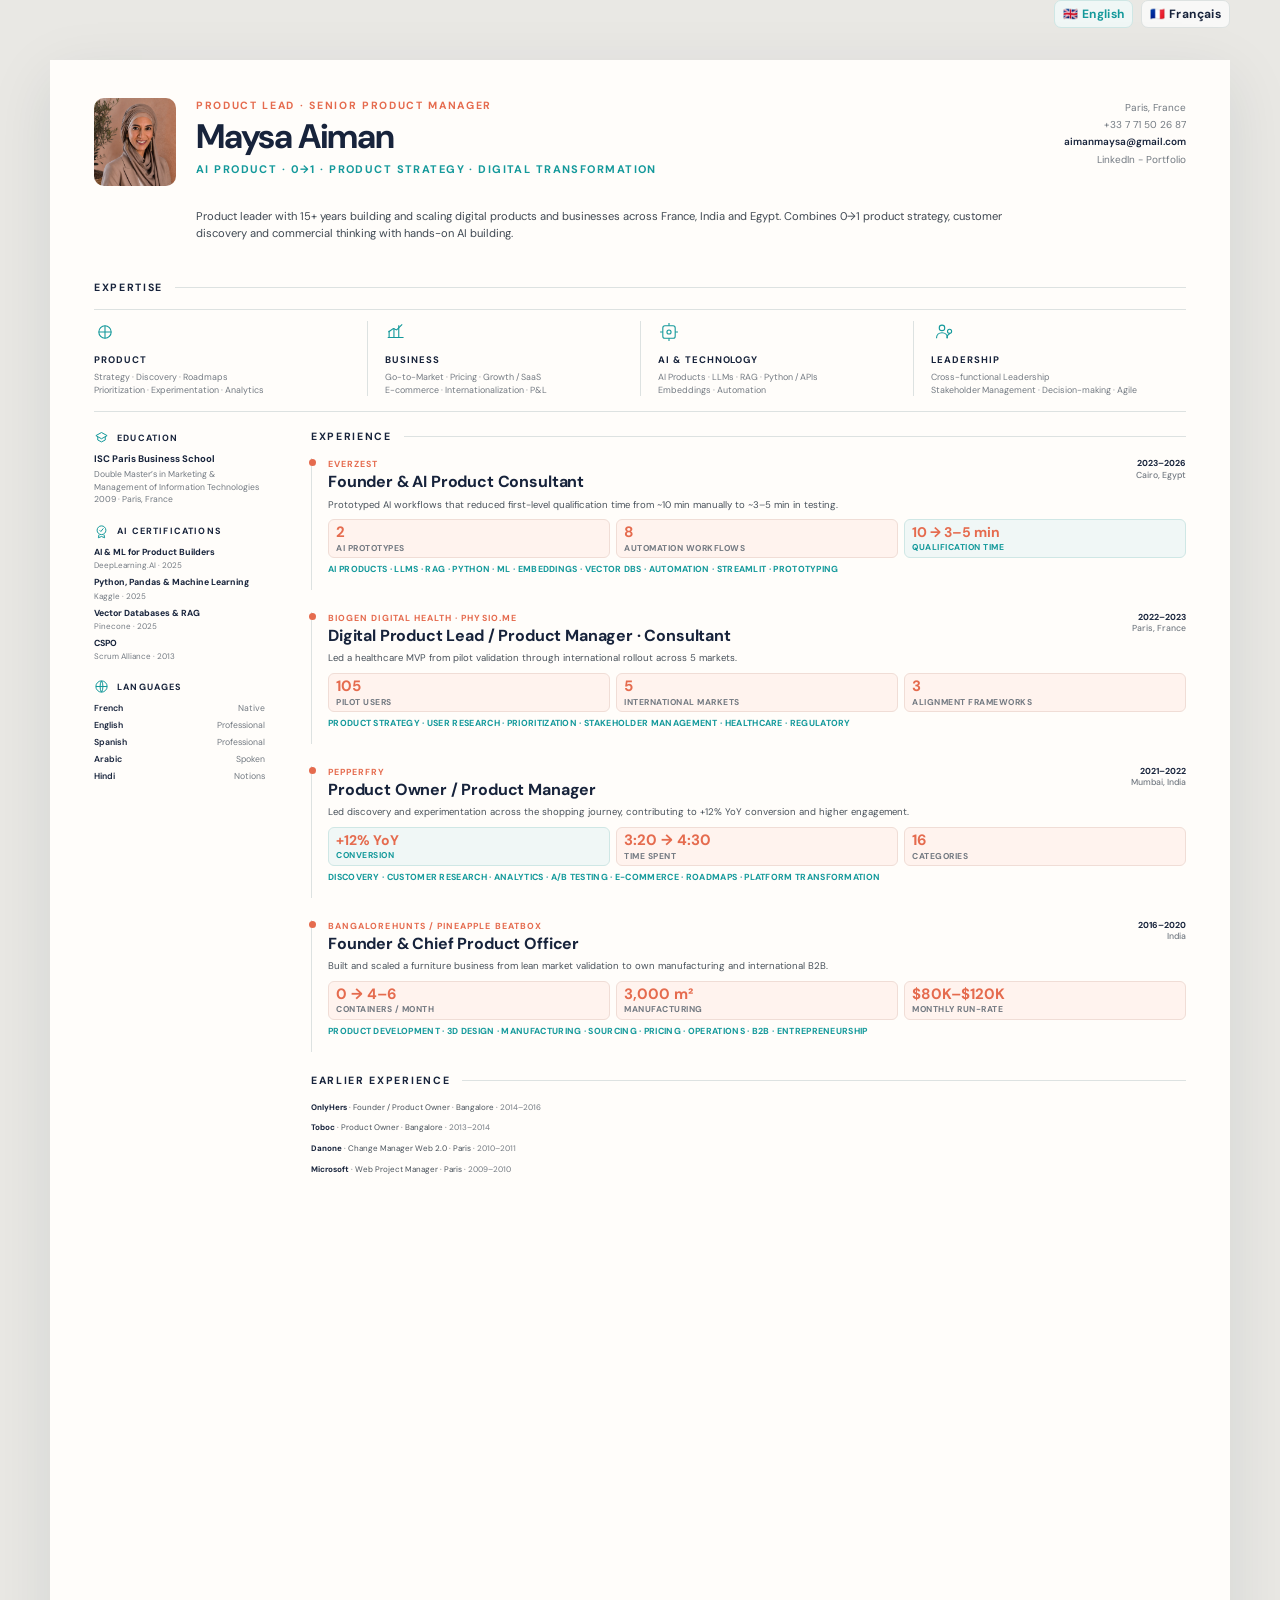
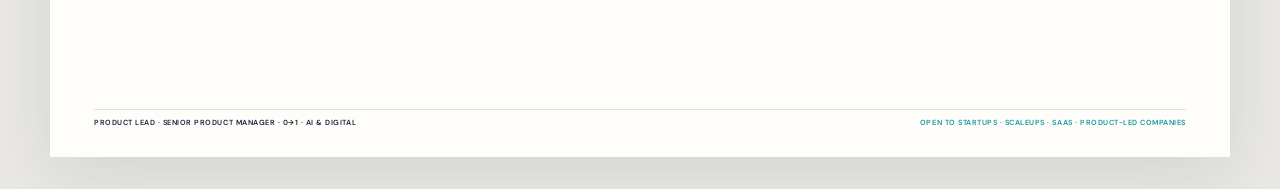
<file: index.html>
<!doctype html>
<html lang="en">

<head>
  <meta charset="utf-8">
  <meta name="viewport" content="width=device-width, initial-scale=1">
  <title>Maysa Aiman — Product Lead · Senior Product Manager</title>
  <link rel="stylesheet" href="styles.css">
</head>

<body>
  <nav class="language-switch" aria-label="Language selector">
    <a href="index.html" class="active" lang="en">🇬🇧 English</a>
    <a href="CV-fr.html" lang="fr">🇫🇷 Français</a>
  </nav>
  <main class="page">

    <header class="header">
      <img class="portrait" src="assets/portrait.webp" alt="Maysa Aiman portrait">

      <div>
        <div class="eyebrow">Product Lead · Senior Product Manager</div>
        <h1>Maysa Aiman</h1>
        <div class="headline">AI Product · 0→1 · Product Strategy · Digital Transformation</div>
      </div>

      <div class="contact">
        <span>Paris, France</span>
        <span>+33 7 71 50 26 87</span>
        <strong>aimanmaysa@gmail.com</strong>
        <span><a href="https://www.linkedin.com/in/maysa-aiman-a76a0314/">LinkedIn</a> - <a
            href="https://maysa-ai.github.io/portfolio/">Portfolio</a> </span>
      </div>

      <div class="profile">
        Product leader with 15+ years building and scaling digital products and businesses across France, India and
        Egypt. Combines 0→1 product strategy, customer discovery and commercial thinking with hands-on AI building.
      </div>
    </header>

    <section>
      <div class="section-title">Expertise</div>
      <div class="expertise">

        <article class="expert">
          <svg class="icon" viewBox="0 0 32 32" fill="none" stroke="currentColor" stroke-width="1.6">
            <circle cx="16" cy="16" r="9" />
            <path d="M7 16h18M16 7v18" />
          </svg>
          <h3>Product</h3>
          <div class="keywords">Strategy · Discovery · Roadmaps<br>Prioritization · Experimentation · Analytics</div>
        </article>

        <article class="expert">
          <svg class="icon" viewBox="0 0 32 32" fill="none" stroke="currentColor" stroke-width="1.6">
            <path d="M6 24V14M13 24V10M20 24V6M4 24h23" />
            <path d="m5 16 7-5 5 2 8-8" />
          </svg>
          <h3>Business</h3>
          <div class="keywords">Go-to-Market · Pricing · Growth / SaaS<br>E-commerce · Internationalization · P&amp;L
          </div>
        </article>

        <article class="expert">
          <svg class="icon" viewBox="0 0 32 32" fill="none" stroke="currentColor" stroke-width="1.6">
            <rect x="7" y="7" width="18" height="18" rx="3" />
            <circle cx="16" cy="16" r="3" />
            <path d="M16 3v4M16 25v4M3 16h4M25 16h4" />
          </svg>
          <h3>AI &amp; Technology</h3>
          <div class="keywords">AI Products · LLMs · RAG · Python / APIs<br>Embeddings · Automation</div>
        </article>

        <article class="expert">
          <svg class="icon" viewBox="0 0 32 32" fill="none" stroke="currentColor" stroke-width="1.6">
            <circle cx="16" cy="10" r="4" />
            <path d="M8 25c0-5 3.5-8 8-8s8 3 8 8" />
            <circle cx="27" cy="15" r="3" />
            <path d="M23 25c0-3.2 1.6-5.3 4-6" />
          </svg>
          <h3>Leadership</h3>
          <div class="keywords">Cross-functional Leadership<br>Stakeholder Management · Decision-making · Agile</div>
        </article>

      </div>
    </section>

    <div class="content">

      <aside class="sidebar">

        <section class="side-block">
          <div class="side-heading">
            <svg class="side-icon" viewBox="0 0 24 24" fill="none" stroke="currentColor" stroke-width="1.6">
              <path d="m3 9 9-5 9 5-9 5-9-5Z" />
              <path d="M6 11v5l6 3 6-3v-5" />
            </svg>
            Education
          </div>
          <div class="side-title">ISC Paris Business School</div>
          <div class="side-text">Double Master’s in Marketing &amp; Management of Information Technologies 2009 · Paris,
            France
          </div>
        </section>

        <section class="side-block">
          <div class="side-heading">
            <svg class="side-icon" viewBox="0 0 24 24" fill="none" stroke="currentColor" stroke-width="1.6">
              <circle cx="12" cy="10" r="7" />
              <path d="m9 10 2 2 4-5" />
              <path d="M8 17l-1 5 5-2 5 2-1-5" />
            </svg>
            AI Certifications
          </div>
          <div class="cert"><strong>AI &amp; ML for Product Builders</strong><span>DeepLearning.AI · 2025</span></div>
          <div class="cert"><strong>Python, Pandas &amp; Machine Learning</strong><span>Kaggle · 2025</span></div>
          <div class="cert"><strong>Vector Databases &amp; RAG</strong><span>Pinecone · 2025</span></div>
          <div class="cert"><strong>CSPO</strong><span>Scrum Alliance · 2013</span></div>
        </section>

        <section class="side-block">
          <div class="side-heading">
            <svg class="side-icon" viewBox="0 0 24 24" fill="none" stroke="currentColor" stroke-width="1.6">
              <circle cx="12" cy="12" r="9" />
              <path d="M3 12h18M12 3c3 3 3 15 0 18M12 3c-3 3-3 15 0 18" />
            </svg>
            Languages
          </div>
          <div class="languages">
            <span>French</span><span>Native</span>
            <span>English</span><span>Professional</span>
            <span>Spanish</span><span>Professional</span>
            <span>Arabic</span><span>Spoken</span>
            <span>Hindi</span><span>Notions</span>
          </div>
        </section>



      </aside>

      <section class="experience">
        <div class="section-title">Experience</div>

        <article class="job">
          <div class="job-head">
            <div>
              <div class="company">Everzest</div>
              <div class="role">Founder &amp; AI Product Consultant</div>
            </div>
            <div class="when">2023–2026<span>Cairo, Egypt</span></div>
          </div>
          <div class="mission">Prototyped AI workflows that reduced first-level qualification time from ~10 min manually
            to ~3–5 min in testing.</div>
          <div class="proof">
            <div class="metric"><strong>2</strong><span>AI prototypes</span></div>
            <div class="metric"><strong>8</strong><span>Automation workflows</span></div>
            <div class="metric metric-primary"><strong>10 → 3–5 min</strong><span>Qualification time</span></div>
          </div>
          <div class="job-tags">AI Products · LLMs · RAG · Python · ML · Embeddings · Vector DBs · Automation ·
            Streamlit · Prototyping</div>
        </article>

        <article class="job">
          <div class="job-head">
            <div>
              <div class="company">Biogen Digital Health · Physio.me</div>
              <div class="role">Digital Product Lead / Product Manager · Consultant</div>
            </div>
            <div class="when">2022–2023<span>Paris, France</span></div>
          </div>
          <div class="mission">Led a healthcare MVP from pilot validation through international rollout across 5
            markets.</div>
          <div class="proof">
            <div class="metric"><strong>105</strong><span>Pilot users</span></div>
            <div class="metric"><strong>5</strong><span>International markets</span></div>
            <div class="metric"><strong>3</strong><span>Alignment frameworks</span></div>
          </div>
          <div class="job-tags">Product Strategy · User Research · Prioritization · Stakeholder Management · Healthcare
            · Regulatory</div>
        </article>

        <article class="job">
          <div class="job-head">
            <div>
              <div class="company">Pepperfry</div>
              <div class="role">Product Owner / Product Manager</div>
            </div>
            <div class="when">2021–2022<span>Mumbai, India</span></div>
          </div>
          <div class="mission">Led discovery and experimentation across the shopping journey, contributing to +12% YoY
            conversion and higher engagement.</div>
          <div class="proof">
            <div class="metric metric-primary"><strong>+12% YoY</strong><span>Conversion</span></div>
            <div class="metric"><strong>3:20 → 4:30</strong><span>Time spent</span></div>
            <div class="metric"><strong>16</strong><span>Categories</span></div>
          </div>
          <div class="job-tags">Discovery · Customer Research · Analytics · A/B Testing · E-commerce · Roadmaps ·
            Platform Transformation</div>
        </article>

        <article class="job">
          <div class="job-head">
            <div>
              <div class="company">BangaloreHunts / Pineapple Beatbox</div>
              <div class="role">Founder &amp; Chief Product Officer</div>
            </div>
            <div class="when">2016–2020<span>India</span></div>
          </div>
          <div class="mission">Built and scaled a furniture business from lean market validation to own manufacturing
            and international B2B.</div>
          <div class="proof">
            <div class="metric"><strong>0 → 4–6</strong><span>Containers / month</span></div>
            <div class="metric"><strong>3,000 m²</strong><span>Manufacturing</span></div>
            <div class="metric"><strong>$80K–$120K</strong><span>Monthly run-rate</span></div>
          </div>
          <div class="job-tags">Product Development · 3D Design · Manufacturing · Sourcing · Pricing · Operations · B2B
            · Entrepreneurship</div>
        </article>

        <section class="earlier">
          <div class="section-title">Earlier experience</div>
          <div class="item"><strong>OnlyHers</strong> · Founder / Product Owner · Bangalore · <span>2014–2016</span>
          </div>
          <div class="item"><strong>Toboc</strong> · Product Owner · Bangalore · <span>2013–2014</span></div>
          <div class="item"><strong>Danone</strong> · Change Manager Web 2.0 · Paris · <span>2010–2011</span></div>
          <div class="item"><strong>Microsoft</strong> · Web Project Manager · Paris · <span>2009–2010</span>
          </div>
        </section>
      </section>

    </div>

    <footer class="footer">
      <div class="left">Product Lead · Senior Product Manager · 0→1 · AI &amp; Digital</div>
      <div class="right">Open to startups · scaleups · SaaS · product-led companies</div>
    </footer>

  </main>
</body>

</html>
</file>
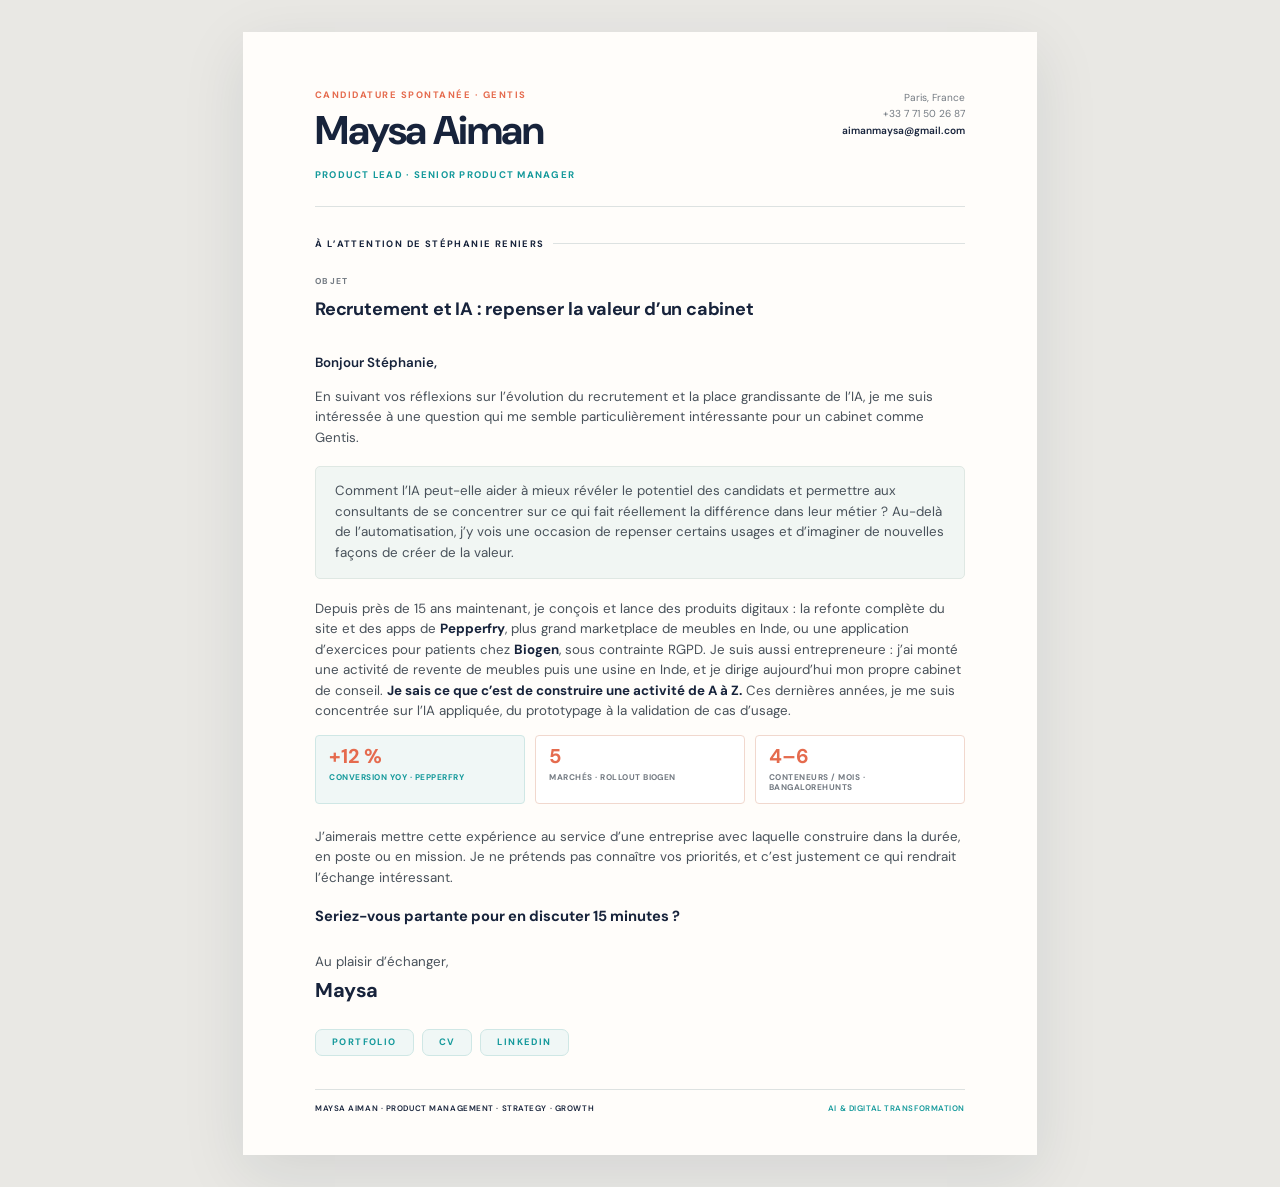
<file: Gentis-coverletter.html>
<!doctype html>
<html lang="fr">
<head>
  <meta charset="utf-8">
  <meta name="viewport" content="width=device-width, initial-scale=1">
  <title>Maysa Aiman — Gentis × IA</title>

  <link rel="preconnect" href="https://fonts.googleapis.com">
  <link rel="preconnect" href="https://fonts.gstatic.com" crossorigin>
  <link rel="stylesheet" href="https://fonts.googleapis.com/css2?family=DM+Sans:wght@400;500;600;700&display=swap">
  <style>
    /* Gentis letter — same design tokens as the resume (resume2026/styles.css).
       Desktop/print: A4 composition. Narrow screens: single fluid column. */

    :root {
      --ink: #17233B;
      --body: #48515A;
      --muted: #737A82;
      --teal: #14999B;
      --coral: #E56B4E;
      --ivory: #FCFAF7;
      --line: #DDE2E1;
      --soft: #F0F7F6;
      --soft-line: #CFE7E5;
      --coral-line: #F1D8CE;
      --white: #fff;
      --paper: #FFFDFA;
    }

    * {
      box-sizing: border-box;
    }

    html {
      background: #e9e8e4;
    }

    body {
      margin: 0;
      background: #e9e8e4;
      color: var(--body);
      font-family: "DM Sans", Arial, sans-serif;
      -webkit-font-smoothing: antialiased;
      -webkit-print-color-adjust: exact;
      print-color-adjust: exact;
    }

    a {
      color: inherit;
      text-decoration: none;
    }

    a:focus-visible {
      outline: 2px solid var(--teal);
      outline-offset: 3px;
      border-radius: 3px;
    }

    /* ---------- Page ---------- */

    .page {
      display: flex;
      flex-direction: column;
      width: 210mm;
      min-height: 297mm;
      margin: 32px auto;
      padding: 15mm 19mm 11mm;
      background: var(--paper);
      box-shadow: 0 18px 60px rgba(23, 35, 59, .10);
    }

    /* ---------- Header ---------- */

    .header {
      display: grid;
      grid-template-columns: minmax(0, 1fr) auto;
      gap: 20px;
      align-items: start;
      padding-bottom: 19pt;
      border-bottom: 1px solid var(--line);
    }

    .eyebrow {
      margin: 0 0 8pt;
      color: var(--coral);
      font-size: 7pt;
      font-weight: 700;
      letter-spacing: .16em;
      text-transform: uppercase;
    }

    h1 {
      margin: 0;
      color: var(--ink);
      font-size: 30pt;
      font-weight: 700;
      letter-spacing: -.035em;
      line-height: .98;
    }

    .headline {
      margin: 13pt 0 0;
      color: var(--teal);
      font-size: 7.2pt;
      font-weight: 700;
      letter-spacing: .13em;
      text-transform: uppercase;
    }

    .contact {
      display: flex;
      flex-direction: column;
      padding-top: 1px;
      color: var(--muted);
      font-size: 7.6pt;
      font-style: normal;
      line-height: 12.4pt;
      text-align: right;
    }

    .contact strong {
      color: var(--ink);
      font-weight: 600;
    }

    /* ---------- Letter ---------- */

    .letter {
      flex: 1;
      padding-bottom: 28px;
    }

    .section-title {
      display: flex;
      align-items: center;
      gap: 8px;
      margin: 23pt 0 0;
      color: var(--ink);
      font-size: 7pt;
      font-weight: 700;
      letter-spacing: .15em;
      text-transform: uppercase;
    }

    .section-title::after {
      content: "";
      flex: 1;
      height: 1px;
      background: var(--line);
    }

    .subject {
      margin: 19pt 0 0;
    }

    .letter .subject-label {
      margin: 0;
      color: var(--muted);
      font-size: 6.4pt;
      font-weight: 700;
      letter-spacing: .15em;
      text-transform: uppercase;
    }

    .letter .subject-line {
      margin: 7pt 0 0;
      color: var(--ink);
      font-size: 13.5pt;
      font-weight: 700;
      letter-spacing: -.01em;
      line-height: 1.25;
    }

    .letter p {
      margin: 0 0 9.5pt;
      font-size: 10pt;
      line-height: 1.54;
    }

    .letter strong {
      color: var(--ink);
      font-weight: 700;
    }

    .letter .greeting {
      margin-top: 25pt;
      color: var(--ink);
      font-weight: 600;
    }

    .intro-name {
      color: var(--coral);
      font-weight: 700;
    }

    /* The central question */
    .letter .callout {
      margin: 13pt 0 15pt;
      padding: 11pt 14pt;
      background: #F1F6F3;
      border: 1px solid #DFE8E3;
      border-radius: 5px;
      box-shadow: none;
    }

    /* ---------- Proof cards (same pattern as the resume metrics) ---------- */

    .proof {
      display: grid;
      grid-template-columns: repeat(3, minmax(0, 1fr));
      gap: 7pt;
      margin: 4pt 0 17pt;
      padding: 0;
      list-style: none;
    }

    .metric {
      min-height: 40pt;
      padding: 8pt 10pt;
      background: var(--white);
      border: 1px solid var(--coral-line);
      border-radius: 4px;
    }

    .metric strong {
      display: block;
      color: var(--coral);
      font-size: 15pt;
      font-weight: 700;
      line-height: 1.05;
      white-space: nowrap;
    }

    .metric span {
      display: block;
      margin-top: 4pt;
      color: var(--muted);
      font-size: 6.2pt;
      font-weight: 700;
      letter-spacing: .06em;
      line-height: 1.2;
      text-transform: uppercase;
    }

    .metric-primary {
      background: var(--soft);
      border-color: var(--soft-line);
    }

    .metric-primary span {
      color: var(--teal);
    }

    /* ---------- Closing ---------- */

    .letter .ask {
      margin: 13pt 0 19pt;
      color: var(--ink);
      font-size: 11pt;
      font-weight: 700;
      line-height: 1.45;
    }

    .letter .closing {
      margin-bottom: 4pt;
    }

    .letter .signature {
      margin: 0 0 20pt;
      color: var(--ink);
      font-size: 15pt;
      font-weight: 700;
      letter-spacing: -.02em;
      line-height: 1.2;
    }

    .links {
      display: flex;
      flex-wrap: wrap;
      gap: 8px;
    }

    .pill {
      display: inline-flex;
      align-items: center;
      padding: 7px 16px;
      background: var(--soft);
      border: 1px solid var(--soft-line);
      border-radius: 7px;
      color: var(--teal);
      font-size: 7pt;
      font-weight: 700;
      letter-spacing: .15em;
      line-height: 1.2;
      text-transform: uppercase;
    }

    .pill:hover {
      border-color: var(--teal);
    }

    /* ---------- Footer ---------- */

    .footer {
      display: flex;
      justify-content: space-between;
      align-items: center;
      gap: 16px;
      margin-top: auto;
      padding-top: 10pt;
      border-top: 1px solid var(--line);
      color: var(--muted);
      font-size: 6pt;
      font-weight: 600;
      letter-spacing: .07em;
      text-transform: uppercase;
    }

    .footer .left {
      color: var(--ink);
    }

    .footer .right {
      color: var(--teal);
      text-align: right;
    }

    /* ---------- Narrow screens ---------- */

    @media screen and (max-width: 820px) {
      html,
      body {
        background: var(--ivory);
      }

      .page {
        width: 100%;
        min-height: 100vh;
        margin: 0;
        padding: 28px 22px 26px;
        box-shadow: none;
      }

      .header {
        grid-template-columns: 1fr;
        gap: 14px;
        padding-bottom: 22px;
      }

      .eyebrow {
        font-size: 8.5px;
      }

      h1 {
        font-size: clamp(28px, 9vw, 36px);
      }

      .headline {
        font-size: 9px;
        line-height: 1.4;
      }

      .contact {
        font-size: 11px;
        line-height: 1.6;
        text-align: left;
      }

      .section-title {
        margin-top: 28px;
        font-size: 9px;
      }

      .letter .subject-label {
        font-size: 8.5px;
      }

      .letter .subject-line {
        font-size: 17px;
      }

      .letter p {
        font-size: 14px;
        line-height: 1.55;
        margin-bottom: 12px;
      }

      .letter .ask {
        font-size: 15px;
      }

      .letter .signature {
        font-size: 20px;
      }

      .letter .callout {
        padding: 14px 16px;
      }

      .metric strong {
        font-size: 20px;
      }

      .metric span {
        font-size: 9px;
      }

      .pill {
      font-size: 10px;
      padding: 9px 16px;
    }

      .footer {
        flex-wrap: wrap;
        font-size: 8px;
      }
    }

    @media screen and (max-width: 560px) {
      .proof {
        grid-template-columns: 1fr;
        gap: 8px;
      }

      .metric {
        min-height: 0;
      }
    }

    /* ---------- Print: one A4 page, same as the PDF ---------- */

    @media print {
      @page {
        size: A4;
        margin: 0;
      }

      html,
      body {
        background: #fff;
      }

      .page {
        width: 210mm;
        height: 297mm;
        min-height: 297mm;
        margin: 0;
        box-shadow: none;
        break-inside: avoid;
      }
    }
  </style>
</head>
<body>
  <div class="page">

    <header class="header">
      <div class="identity">
        <p class="eyebrow">Candidature spontanée · Gentis</p>
        <h1>Maysa Aiman</h1>
        <p class="headline">Product Lead · Senior Product Manager</p>
      </div>

      <address class="contact">
        <span>Paris, France</span>
        <span>+33 7 71 50 26 87</span>
        <strong><a href="mailto:aimanmaysa@gmail.com">aimanmaysa@gmail.com</a></strong>
      </address>
    </header>

    <main class="letter">
      <h2 class="section-title">À l’attention de Stéphanie Reniers</h2>

      <div class="subject">
        <p class="subject-label">Objet</p>
        <p class="subject-line">Recrutement et IA&nbsp;: repenser la valeur d’un cabinet</p>
      </div>

      <p class="greeting">Bonjour Stéphanie,</p>

      <p>
        En suivant vos réflexions sur l’évolution du recrutement et la place grandissante de l’IA, je me suis intéressée à une question qui me semble particulièrement intéressante pour un cabinet comme Gentis.
      </p>

      <p class="callout">
        Comment l’IA peut-elle aider à mieux révéler le potentiel des candidats et permettre aux consultants de se concentrer sur ce qui fait réellement la différence dans leur métier&nbsp;? Au-delà de l’automatisation, j’y vois une occasion de repenser certains usages et d’imaginer de nouvelles façons de créer de la valeur.
      </p>

      <p>
        Depuis près de 15 ans maintenant, je conçois et lance des produits digitaux&nbsp;: la refonte complète du site et des apps de <strong>Pepperfry</strong>, plus grand marketplace de meubles en Inde, ou une application d’exercices pour patients chez <strong>Biogen</strong>, sous contrainte RGPD. Je suis aussi entrepreneure&nbsp;: j’ai monté une activité de revente de meubles puis une usine en Inde, et je dirige aujourd’hui mon propre cabinet de conseil. <strong>Je sais ce que c’est de construire une activité de A à Z.</strong> Ces dernières années, je me suis concentrée sur l’IA appliquée, du prototypage à la validation de cas d’usage.
      </p>

      <ul class="proof" aria-label="Quelques repères chiffrés">
        <li class="metric metric-primary">
          <strong>+12&nbsp;%</strong>
          <span>Conversion YoY · Pepperfry</span>
        </li>
        <li class="metric">
          <strong>5</strong>
          <span>Marchés · Rollout Biogen</span>
        </li>
        <li class="metric">
          <strong>4–6</strong>
          <span>Conteneurs / mois · BangaloreHunts</span>
        </li>
      </ul>

      <p>
        J’aimerais mettre cette expérience au service d’une entreprise avec laquelle construire dans la durée, en poste ou en mission. Je ne prétends pas connaître vos priorités, et c’est justement ce qui rendrait l’échange intéressant.
      </p>

      <p class="ask">Seriez-vous partante pour en discuter 15&nbsp;minutes&nbsp;?</p>

      <p class="closing">Au plaisir d’échanger,</p>
      <p class="signature">Maysa</p>

      <nav class="links" aria-label="Mon travail">
        <a class="pill" href="https://maysa-ai.github.io/portfolio/">Portfolio</a>
        <a class="pill" href="https://maysa-ai.github.io/resume2026/">CV</a>
        <a class="pill" href="https://www.linkedin.com/in/maysa-aiman-a76a0314/">LinkedIn</a>
      </nav>
    </main>

    <footer class="footer">
      <span class="left">Maysa Aiman · Product Management · Strategy · Growth</span>
      <span class="right">AI &amp; Digital Transformation</span>
    </footer>

  </div>
</body>
</html>
</file>
<file: styles.css>
/* Extracted from the original resume. Declaration order is preserved; only redundant
   declarations superseded by the same selector/property in the same context were removed. */

@import url("https://fonts.googleapis.com/css2?family=DM+Sans:wght@400;500;600;700&display=swap");
:root {
  --ink: #17233B;
  --body: #48515A;
  --muted: #737A82;
  --teal: #14999B;
  --coral: #E56B4E;
  --ivory: #FCFAF7;
  --line: #DDE2E1;
  --soft: #F0F7F6;
  --soft-coral: #FFF2ED;
  --white: #fff;
}
* {
  box-sizing: border-box;
}
html {
  background: #e9e8e4;
}
body {
  margin: 0;
  background: #e9e8e4;
  color: var(--body);
  font-family: "DM Sans", Arial, sans-serif;
  -webkit-font-smoothing: antialiased;
}
.page {
  position: relative;
  display: flex;
  flex-direction: column;
  /* A4 ratio at 144dpi-ish; scales fluidly */
  margin: 32px auto;
  box-shadow: 0 18px 60px rgba(23, 35, 59, .10);
}
.header {
  display: grid;
  align-items: start;
  border-bottom: 0;
}
.portrait {
  object-fit: cover;
  object-position: center 31%;
  display: block;
}
.eyebrow {
  font-weight: 700;
  text-transform: uppercase;
}
h1 {
  margin: 0;
  font-family: "DM Sans", Arial, sans-serif;
  font-weight: 700;
  color: var(--ink);
  line-height: .98;
}
.headline {
  color: var(--teal);
  font-weight: 700;
  text-transform: uppercase;
}
.contact {
  text-align: right;
  color: var(--muted);
}
.contact a {
  color: inherit;
  text-decoration: none;
}
.contact strong {
  color: var(--ink);
  font-weight: 600;
}
.profile {
  grid-column: 2 / 4;
}
.profile b {
  color: var(--ink);
  font-weight: 700;
}
.section-title {
  display: flex;
  align-items: center;
  color: var(--ink);
  font-weight: 700;
  text-transform: uppercase;
}
.section-title:after {
  content: "";
  height: 1px;
  background: var(--line);
  flex: 1;
}
.expertise {
  display: grid;
  gap: 0;
  padding-bottom: 22px;
}
.icon {
  color: var(--teal);
}
.expert h3 {
  margin: 0 0 7px;
  color: var(--ink);
  text-transform: uppercase;
}
.keywords {
  color: var(--muted);
}
.impact {
  display: none;
}
.impact-copy {
  display: none;
  margin-top: 3px;
  color: var(--body);
  font-size: 10.5px;
  line-height: 1.42;
}
.content {
  display: grid;
}
.side-heading {
  display: flex;
  align-items: center;
  gap: 8px;
  color: var(--ink);
  font-weight: 700;
  text-transform: uppercase;
}
.side-icon {
  color: var(--teal);
}
.side-title {
  color: var(--ink);
  font-weight: 700;
}
.side-text {
  color: var(--muted);
}
.cert strong {
  display: block;
  color: var(--ink);
  line-height: 1.3;
}
.cert span {
  display: block;
  color: var(--muted);
  margin-top: 2px;
}
.languages {
  display: grid;
  grid-template-columns: 1fr auto;
}
.languages span:nth-child(odd) {
  color: var(--ink);
  font-weight: 600;
}
.languages span:nth-child(even) {
  color: var(--muted);
  text-align: right;
}
.bring {
  border-top: 2px solid var(--teal);
}
.bring .big {
  color: var(--ink);
  font-family: "DM Serif Display", Georgia, serif;
  line-height: 1.05;
}
.bring .flow {
  color: var(--teal);
  font-weight: 700;
  letter-spacing: .06em;
  text-transform: uppercase;
}
.earlier .item {
  padding: 0 0 7px;
  color: var(--body);
  line-height: 1.35;
}
.earlier .item:last-child {
  border-bottom: 0;
}
.earlier .item strong {
  color: var(--ink);
  font-weight: 700;
}
.earlier .item span {
  color: var(--muted);
}
.experience {
  min-width: 0;
}
.experience .section-title {
  margin-top: 0;
}
.job {
  position: relative;
  border-left: 1px solid var(--line);
}
.job:before {
  content: "";
  position: absolute;
  top: 1px;
  border-radius: 50%;
  background: var(--coral);
}
.job:last-child {
  margin-bottom: 0;
}
.job-head {
  display: grid;
  grid-template-columns: 1fr auto;
  align-items: start;
}
.company {
  color: var(--coral);
  font-weight: 700;
  text-transform: uppercase;
}
.role {
  color: var(--ink);
}
.when {
  color: var(--ink);
  text-align: right;
  font-weight: 700;
}
.when span {
  display: block;
  color: var(--muted);
  font-weight: 500;
}
.mission {
  color: var(--body);
}
.proof {
  display: grid;
  grid-template-columns: repeat(3, 1fr);
}
.metric {
  border: 1px solid #f1d8ce;
}
.metric strong {
  display: block;
  color: var(--coral);
  line-height: 1.05;
  font-weight: 700;
  white-space: nowrap;
}
.metric span {
  display: block;
  color: var(--muted);
  line-height: 1.1;
  font-weight: 700;
  letter-spacing: .06em;
  text-transform: uppercase;
}
.proof .metric-primary {
  grid-column: span 1;
  background: var(--soft);
  border-color: #cfe7e5;
}
.proof .metric-primary span {
  color: var(--teal);
}
.job-tags {
  color: var(--teal);
  font-weight: 700;
  text-transform: uppercase;
}
.footer {
  margin-top: auto;
  border-top: 1px solid var(--line);
  display: flex;
  justify-content: space-between;
  align-items: center;
  gap: 16px;
  color: var(--muted);
  font-weight: 600;
  letter-spacing: .07em;
  text-transform: uppercase;
}
.footer .left {
  color: var(--ink);
}
.footer .right {
  color: var(--teal);
  text-align: right;
}
@media (max-width: 900px) {
  .page {
    margin: 0;
    box-shadow: none;
    padding: 28px;
  }
  .header {
    grid-template-columns: 92px 1fr;
    gap: 18px;
  }
  .portrait {
    width: 82px;
    height: 92px;
  }
  .contact {
    grid-column: 2;
    text-align: left;
    display: grid;
    grid-template-columns: 1fr 1fr;
  }
  .profile {
    grid-column: 2;
  }
  .expertise {
    grid-template-columns: 1fr 1fr;
  }
  .expert {
    padding-bottom: 16px;
  }
  .expert+.expert {
    border-left: 0;
    padding-left: 0;
  }
  .content {
    grid-template-columns: 1fr;
  }
  .sidebar {
    border-right: 0;
    border-bottom: 1px solid var(--line);
    padding-right: 0;
    padding-bottom: 16px;
  }
}
@media print {
  @page {
    size: A4;
    margin: 0;
  }
  html,
      body {
    background: white;
  }
  .page {
    width: 210mm;
    min-height: 297mm;
    height: 297mm;
    margin: 0;
    box-shadow: none;
    position: relative;
  }
  .header {
    border-bottom: 0;
    position: relative;
  }
  .contact {
    position: absolute;
    right: 0;
    top: 0;
    text-align: right;
  }
  .contact span,
      .contact strong,
      .contact a {
    display: block;
  }
  .profile {
    grid-column: 2 / 3;
    max-width: none;
  }
  .keywords,
      .impact-copy {
    font-size: 6.5pt;
  }
  .impact {
    font-size: 0;
  }
  .side-text,
      .cert strong,
      .languages {
    font-size: 6.5pt;
  }
  .cert span,
      .earlier .loc {
    font-size: 6pt;
  }
  .earlier .top {
    font-size: 6.3pt;
  }
  .earlier .role {
    font-size: 6pt;
  }
  .role {
    font-weight: 600;
  }
  .proof .metric-primary {
    grid-column: span 1;
    background: var(--soft);
    border-color: #cfe7e5;
  }
  .proof .metric-primary span {
    color: var(--teal);
  }
  .earlier {
    display: block;
  }
  .earlier .section-title {
    margin: 1.5mm 0 1mm;
  }
  .earlier .item {
    display: inline-block;
    vertical-align: top;
    width: 49%;
    padding: 0;
    margin: 0;
    border-bottom: 0;
    line-height: 1.1;
  }
  .earlier .item:last-child {
    border-bottom: 0;
  }
  .footer {
    margin-top: 0;
    position: absolute;
    left: 12mm;
    right: 12mm;
  }
}
/* DESIGN PASS — executive product profile: cleaner hierarchy, less decoration, stronger signal */
.page {
  width: min(1180px, 100%);
  min-height: 1697px;
  padding: 38px 44px 30px;
  background: #fffdfa;
}
.header {
  grid-template-columns: 82px minmax(0, 1fr) 210px;
  gap: 20px;
  padding-bottom: 20px;
}
.portrait {
  width: 82px;
  height: 88px;
  border-radius: 10px;
  filter: saturate(.92);
}
.eyebrow {
  font-size: 10.5px;
  letter-spacing: .16em;
  margin: 1px 0 8px;
  color: var(--coral);
}
h1 {
  font-size: 34px;
  letter-spacing: -.035em;
}
.headline {
  margin-top: 9px;
  font-size: 11px;
  letter-spacing: .13em;
}
.contact {
  font-size: 10px;
  line-height: 1.72;
  padding-top: 1px;
}
.profile {
  margin-top: 2px;
  max-width: 820px;
  font-size: 11.2px;
  line-height: 1.52;
  color: #3f4852;
}
.section-title {
  margin: 19px 0 15px;
  font-size: 10.5px;
  letter-spacing: .16em;
  gap: 12px;
}
.expertise {
  grid-template-columns: repeat(4, 1fr);
  padding: 11px 0 15px;
  border-top: 1px solid var(--line);
  border-bottom: 1px solid var(--line);
}
.expert {
  min-height: 72px;
  padding: 0 17px 0 0;
}
.expert+.expert {
  padding-left: 17px;
  border-left: 1px solid var(--line);
}
.icon {
  width: 22px;
  height: 22px;
  margin-bottom: 6px;
}
.expert h3 {
  font-size: 9.5px;
  margin-bottom: 5px;
  letter-spacing: .10em;
}
.keywords {
  font-size: 8.9px;
  line-height: 1.42;
}
.content {
  grid-template-columns: 190px minmax(0, 1fr);
  gap: 27px;
  margin-top: 18px;
}
.sidebar {
  padding-right: 19px;
}
.side-block {
  margin-bottom: 18px;
}
.side-heading {
  font-size: 9px;
  letter-spacing: .13em;
  margin-bottom: 8px;
}
.side-icon {
  width: 15px;
  height: 15px;
}
.side-title {
  font-size: 9.5px;
  margin-bottom: 3px;
}
.side-text {
  font-size: 8.6px;
  line-height: 1.45;
}
.cert {
  margin-bottom: 7px;
}
.cert strong {
  font-size: 8.8px;
}
.cert span {
  font-size: 8px;
}
.languages {
  font-size: 8.7px;
  row-gap: 5px;
}
.bring {
  padding-top: 9px;
}
.bring .big {
  font-size: 16px;
}
.bring .flow {
  font-size: 7.7px;
  margin-top: 6px;
}
.earlier .item {
  font-size: 8px;
  padding-bottom: 5px;
  margin-bottom: 5px;
}
.job {
  padding: 0 0 14px 16px;
}
.job:before {
  left: -3.5px;
  width: 7px;
  height: 7px;
}
.job-head {
  gap: 10px;
}
.company {
  font-size: 8.8px;
  letter-spacing: .12em;
}
.role {
  font-family: "DM Sans", Arial, sans-serif;
  font-size: 16px;
  line-height: 1.08;
  font-weight: 700;
  letter-spacing: -.01em;
  margin-top: 3px;
}
.when {
  font-size: 8.7px;
  line-height: 1.3;
}
.mission {
  margin-top: 7px;
  font-size: 9.6px;
  line-height: 1.42;
  max-width: 760px;
}
.proof {
  gap: 6px;
  margin-top: 8px;
}
.metric {
  min-height: 35px;
  padding: 5px 7px 4px;
  border-radius: 6px;
  background: #fff3ee;
  border-color: #f0ddd6;
}
.metric span {
  margin-top: 3px;
}
.proof .metric-primary strong {
  font-size: 10.5pt;
}
.job-tags {
  margin-top: 6px;
  line-height: 1.35;
  letter-spacing: .035em;
}
.footer {
  padding-top: 8px;
  font-size: 7.4px;
}
@media print {
  .page {
    padding: 9.5mm 11mm 9mm;
    background: #fffdfa;
  }
  .header {
    grid-template-columns: 22mm 1fr 43mm;
    gap: 4.5mm;
    padding-bottom: 3.2mm;
  }
  .portrait {
    width: 19mm;
    height: 21mm;
    border-radius: 2.5mm;
  }
  .eyebrow {
    font-size: 6.5pt;
    margin: 0 0 1.6mm;
    letter-spacing: .15em;
  }
  h1 {
    font-size: 23pt;
    letter-spacing: -.035em;
  }
  .headline {
    margin-top: 1.8mm;
    font-size: 7.1pt;
    letter-spacing: .12em;
  }
  .contact {
    width: 43mm;
    font-size: 6.2pt;
    line-height: 1.62;
  }
  .profile {
    font-size: 7.1pt;
    line-height: 1.38;
    margin-top: 1.2mm;
    padding-right: 2mm;
  }
  .section-title {
    font-size: 6.8pt;
    margin: 2.2mm 0 1.2mm;
    letter-spacing: .15em;
  }
  .expertise {
    padding: 2.1mm 0 2.5mm;
    border-top: 1px solid var(--line);
    border-bottom: 1px solid var(--line);
  }
  .expert {
    min-height: 16.2mm;
    padding-right: 4mm;
  }
  .expert+.expert {
    padding-left: 4mm;
  }
  .icon {
    width: 5.3mm;
    height: 5.3mm;
    margin-bottom: 1.1mm;
  }
  .expert h3 {
    font-size: 6.7pt;
    margin-bottom: 1.1mm;
  }
  .keywords {
    font-size: 5.8pt;
    line-height: 1.35;
  }
  .content {
    grid-template-columns: 39mm 1fr;
    gap: 6mm;
    margin-top: 3.2mm;
  }
  .sidebar {
    padding-right: 4.5mm;
  }
  .side-heading {
    font-size: 6.4pt;
    margin-bottom: 1.7mm;
  }
  .side-icon {
    width: 4mm;
    height: 4mm;
  }
  .side-title {
    font-size: 6.7pt;
  }
  .side-text {
    font-size: 6.1pt;
    line-height: 1.38;
  }
  .cert strong {
    font-size: 6.3pt;
  }
  .cert span {
    font-size: 5.8pt;
  }
  .languages {
    font-size: 6.1pt;
    row-gap: 1.3mm;
  }
  .side-block {
    margin-bottom: 4mm;
  }
  .bring {
    padding-top: 2.2mm;
  }
  .bring .big {
    font-size: 12.5pt;
  }
  .bring .flow {
    font-size: 5.5pt;
    margin-top: 1.5mm;
  }
  .earlier .item {
    font-size: 5.7pt;
    padding-bottom: 1mm;
    margin-bottom: 1mm;
  }
  .job {
    padding-left: 4.5mm;
    padding-bottom: 1.7mm;
    margin-bottom: 1.2mm;
  }
  .job:before {
    left: -1.7mm;
    width: 1.9mm;
    height: 1.9mm;
  }
  .company {
    font-size: 6pt;
  }
  .role {
    font-size: 10.2pt;
    line-height: 1.05;
    margin-top: .8mm;
  }
  .when {
    font-size: 6pt;
    line-height: 1.28;
  }
  .mission {
    margin-top: 1.4mm;
    font-size: 6.6pt;
    line-height: 1.34;
  }
  .proof {
    gap: 1.5mm;
    margin-top: 1.5mm;
  }
  .metric {
    min-height: 9.2mm;
    padding: 1.3mm 1.8mm 1.1mm;
    border-radius: 1.5mm;
  }
  .metric strong {
    font-size: 8.5pt;
  }
  .metric span {
    margin-top: .7mm;
  }
  .proof .metric-primary strong {
    font-size: 8.8pt;
  }
  .job-tags {
    margin-top: 1.2mm;
    line-height: 1.25;
  }
  .footer {
    font-size: 5.3pt;
    padding-top: 1.7mm;
    bottom: 9mm;
  }
}
/* Design pass v3: quieter supporting content and stronger print legibility */
.contact span {
  display: block;
}
.metric strong {
  font-size: 15px;
}
.metric span {
  font-size: 8.5px;
}
.job-tags {
  font-size: 8.8px;
}
.earlier .item {
  border-bottom: 0 !important;
}
.earlier {
  padding-bottom: 4px;
}
.job {
  margin-bottom: 22px;
}
@media print {
  .metric span {
    font-size: 8.5px;
  }
  .job-tags {
    font-size: 8.8px;
  }
}
/* RESPONSIVE LAYER — preserves the desktop/A4 composition, adapts only at narrow widths */
@media screen and (max-width: 900px) {
  html,
      body {
    background: var(--ivory);
  }
  .page {
    width: 100%;
    min-height: 0;
    margin: 0;
    padding: 28px 24px 32px;
    box-shadow: none;
  }
  .header {
    grid-template-columns: 72px minmax(0, 1fr);
    gap: 16px;
    padding-bottom: 18px;
  }
  .portrait {
    width: 72px;
    height: 78px;
  }
  .eyebrow {
    font-size: 9.5px;
    margin: 1px 0 7px;
  }
  h1 {
    font-size: clamp(28px, 8vw, 34px);
  }
  .headline {
    margin-top: 8px;
    font-size: 9.5px;
    line-height: 1.35;
  }
  .contact {
    grid-column: 1 / -1;
    display: flex;
    flex-wrap: wrap;
    justify-content: flex-start;
    gap: 0 18px;
    text-align: left;
    padding-top: 0;
    font-size: 10px;
    line-height: 1.65;
  }
  .contact span,
      .contact strong,
      .contact a {
    display: inline-block;
  }
  .profile {
    grid-column: 1 / -1;
    margin-top: 1px;
    max-width: none;
    padding-right: 0;
    font-size: 10.8px;
    line-height: 1.5;
  }
  .section-title {
    margin: 22px 0 14px;
  }
  .expertise {
    grid-template-columns: 1fr 1fr;
    padding: 11px 0 14px;
  }
  .expert {
    min-height: 0;
    padding: 0 14px 14px 0;
  }
  .expert:nth-child(odd) {
    border-left: 0;
    padding-left: 0;
  }
  .expert:nth-child(even) {
    border-left: 1px solid var(--line);
    padding-left: 14px;
    padding-right: 0;
  }
  .expert:nth-last-child(-n + 2) {
    padding-bottom: 0;
  }
  .expert h3 {
    font-size: 9px;
  }
  .keywords {
    font-size: 8.5px;
  }
  .content {
    grid-template-columns: 1fr;
    gap: 0;
    margin-top: 20px;
  }
  .sidebar {
    padding-right: 0;
    padding-bottom: 0;
    border-right: 0;
    border-bottom: 0;
  }
  .experience {
    margin-top: 26px;
  }
  .experience .section-title {
    margin-top: 0;
  }
  .job {
    padding: 0 0 18px 16px;
    margin-bottom: 20px;
  }
  .job-head {
    grid-template-columns: 1fr;
    gap: 4px;
  }
  .when {
    text-align: left;
    font-size: 8.5px;
  }
  .when span {
    display: inline;
    margin-left: 5px;
  }
  .mission {
    font-size: 9.6px;
    line-height: 1.45;
  }
  .proof {
    grid-template-columns: repeat(3, minmax(0, 1fr));
    gap: 6px;
  }
  .metric {
    min-width: 0;
  }
  .metric strong {
    font-size: 12px;
    white-space: normal;
  }
  .metric span {
    font-size: 7px;
  }
  .job-tags {
    font-size: 7.8px;
  }
  .earlier .item {
    font-size: 8px;
  }
  .footer {
    position: static;
    margin-top: 28px;
    padding-top: 8px;
    flex-wrap: wrap;
    justify-content: flex-start;
    align-items: flex-start;
    font-size: 7px;
    gap: 6px 16px;
  }
  .footer .right {
    text-align: left;
  }
}
@media screen and (max-width: 560px) {
  .page {
    padding: 22px 18px 26px;
  }
  .header {
    grid-template-columns: 62px minmax(0, 1fr);
    gap: 13px;
  }
  .portrait {
    width: 62px;
    height: 68px;
  }
  .eyebrow {
    font-size: 8.5px;
    letter-spacing: .13em;
  }
  h1 {
    font-size: clamp(25px, 9vw, 31px);
  }
  .headline {
    font-size: 8.2px;
    letter-spacing: .10em;
  }
  .contact {
    font-size: 9px;
    gap: 0 12px;
  }
  .profile {
    font-size: 10px;
  }
  .section-title {
    margin: 20px 0 12px;
    font-size: 9.5px;
  }
  .expertise {
    grid-template-columns: 1fr;
    padding-bottom: 10px;
  }
  .expert,
      .expert:nth-child(even),
      .expert:nth-child(odd) {
    border-left: 0;
    padding: 0 0 13px;
  }
  .expert:last-child {
    padding-bottom: 0;
  }
  .content {
    margin-top: 18px;
  }
  .experience {
    margin-top: 24px;
  }
  .job {
    padding-left: 14px;
    padding-bottom: 16px;
    margin-bottom: 18px;
  }
  .company {
    font-size: 8px;
  }
  .role {
    font-size: 15px;
  }
  .mission {
    font-size: 9.3px;
  }
  .proof {
    grid-template-columns: 1fr 1fr;
  }
  .proof .metric:nth-child(3) {
    grid-column: 1 / -1;
  }
  .metric {
    min-height: 40px;
  }
  .job-tags {
    font-size: 7.4px;
  }
  .earlier .item {
    display: block;
    width: 100%;
    margin-bottom: 5px;
    padding-bottom: 0;
  }
  .footer {
    font-size: 6.6px;
  }
}
.language-switch {
  display: flex;
  justify-content: flex-end;
  gap: 8px;
  margin: 0 auto 10px;
  width: min(1180px, 100%);
  font-size: 12px;
  font-weight: 700;
  letter-spacing: .03em;
}
.language-switch a {
  color: var(--ink);
  text-decoration: none;
  padding: 5px 8px;
  border: 1px solid var(--line);
  border-radius: 7px;
  background: rgba(255, 255, 255, .7);
}
.language-switch a.active {
  color: var(--teal);
  border-color: #cfe7e5;
  background: var(--soft);
}
@media print {
  .language-switch {
    display: none;
  }
}
</file>
